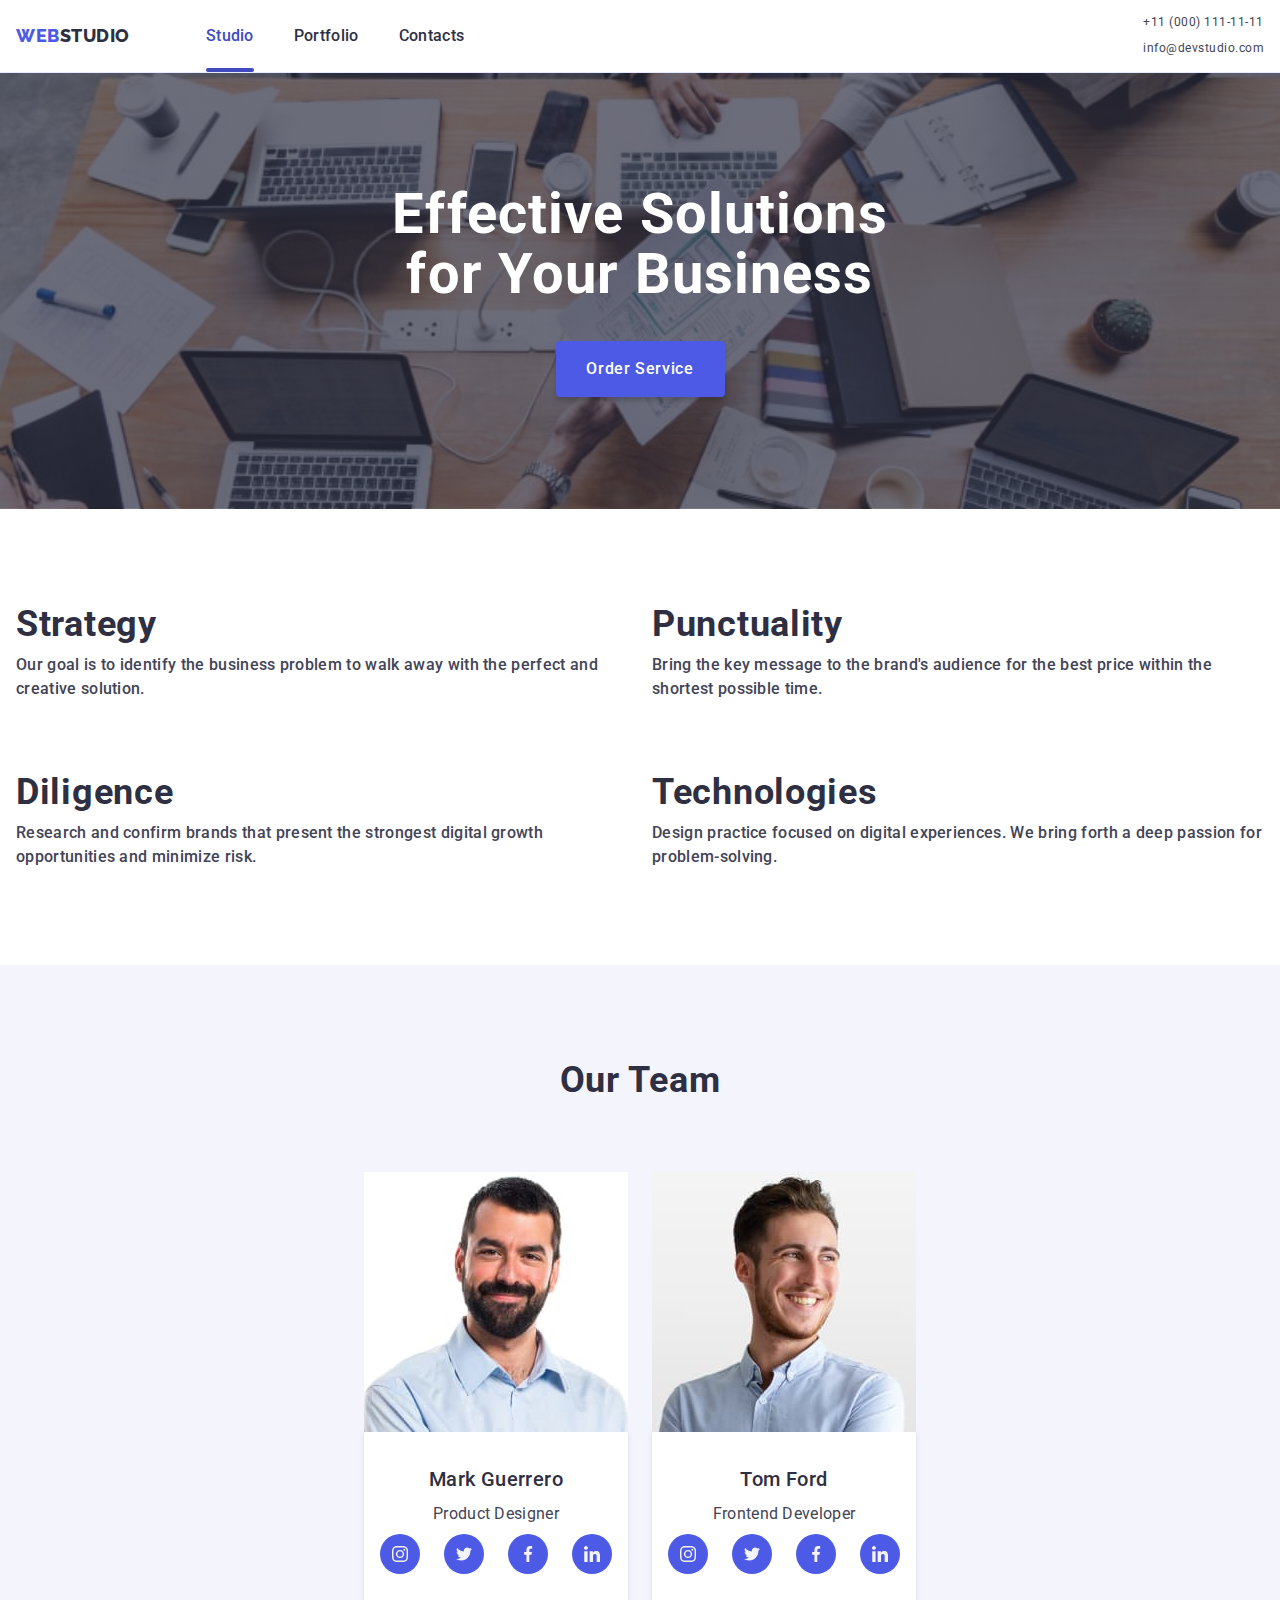
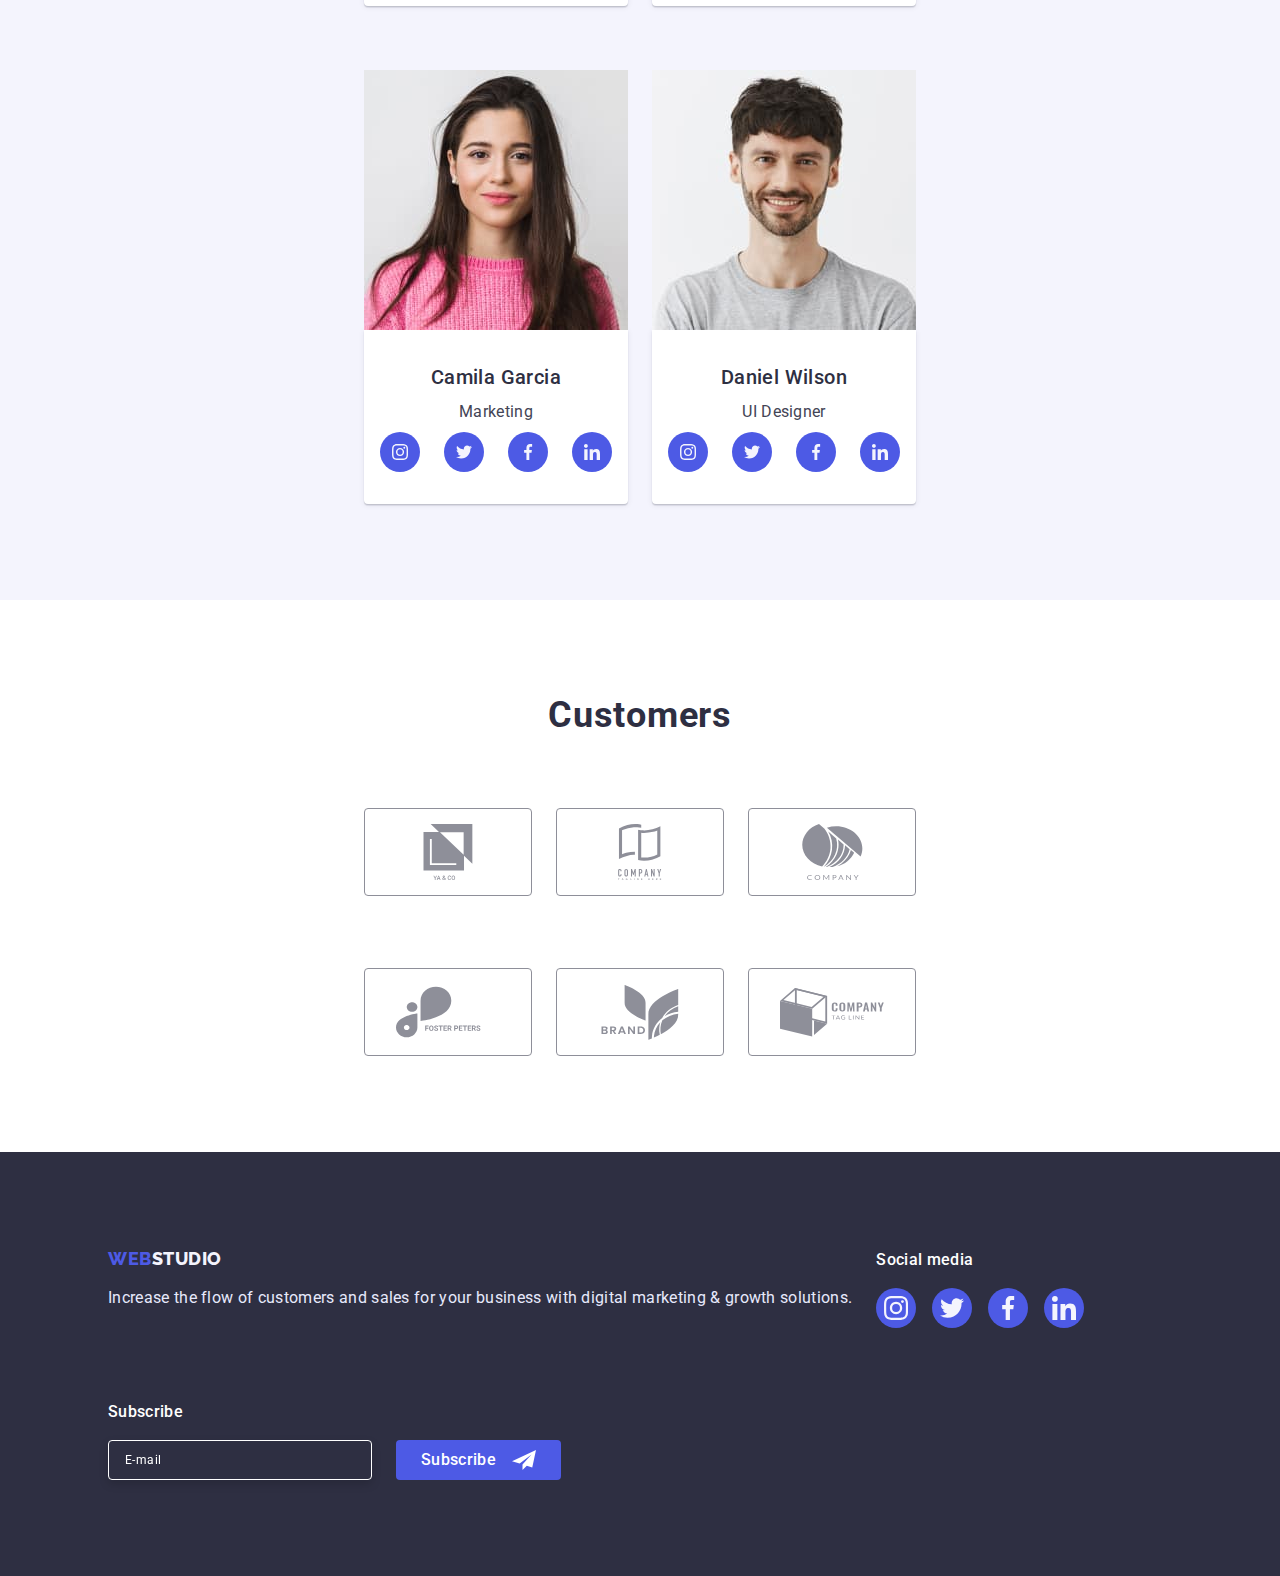
<file: index.html>
<!DOCTYPE html>
<html lang="en">

<head>
  <meta charset="UTF-8" />
  <meta http-equiv="X-UA-Compatible" content="IE=edge" />
  <meta name="viewport" content="width=device-width, initial-scale=1.0" />
  <link rel="preconnect" href="https://fonts.googleapis.com">
  <link rel="preconnect" href="https://fonts.gstatic.com" crossorigin>
  <link href="https://fonts.googleapis.com/css2?family=Raleway:wght@800&family=Roboto:wght@400;500;700;900&display=swap"
    rel="stylesheet">
  <title>WebStudio</title>
  <link rel="stylesheet" href="https://cdnjs.cloudflare.com/ajax/libs/modern-normalize/1.1.0/modern-normalize.min.css">
  <link rel="stylesheet" href="./css/styles.css">
</head>

<body>
  <header>
    <div class="header-nav container">
      <a class="logo link" href="./index.html">Web<span class="word-color">Studio</span></a>
      <div data-menu class="mob-menu-wrap js-menu-container">
        <nav>
          <ul class="site-nav list">
            <li class="current-page"><a class="nav-item link" href="./index.html">Studio</a></li>
            <li><a class="nav-item link" href="./portfolio.html">Portfolio</a></li>
            <li><a class="nav-item link" href="">Contacts</a></li>
          </ul>
        </nav>
        <address class="contacts">
          <ul class="contacts-nav list">
            <li><a class="contacts-item email-mob link" href="mailto:info@devstudio.com">info@devstudio.com</a></li>
            <li><a class="contacts-item tel-mob link" href="tel:+110001111111">+11 (000) 111-11-11</a></li>
          </ul>
        </address>
        <ul class="soc-media-list">
          <li class="soc-media-item">
            <a class="soc-media-link" href="">
              <svg class="soc-media-icon">
                <use href="./images/sprite.svg#instagram"></use>
              </svg>
            </a>
          </li>
          <li class="soc-media-item">
            <a class="soc-media-link" href="">
              <svg class="soc-media-icon">
                <use href="./images/sprite.svg#twitter"></use>
              </svg>
            </a>
          </li>
          <li class="soc-media-item">
            <a class="soc-media-link" href="">
              <svg class="soc-media-icon">
                <use href="./images/sprite.svg#facebook"></use>
              </svg>
            </a>
          </li>
          <li class="soc-media-item">
            <a class="soc-media-link" href="">
              <svg class="soc-media-icon">
                <use href="./images/sprite.svg#linkedin"></use>
              </svg>
            </a>
          </li>
        </ul>
      </div>
      <button data-menu-open class="menu-btn js-open-menu" type="button">
        <svg width="32" height="22">
          <use href="./images/sprite.svg#burger"></use>
        </svg>
      </button>
      <button data-menu-close class="close-button js-close-menu" type="button">
        <svg class="close-icon" width="8" height="8">
          <use href="./images/sprite.svg#close"></use>
        </svg>
      </button>
    </div>
  </header>
  <main>
    <!-- Hero -->
    <section class="hero">
      <div class="container">
        <h1 class="hero-title">Effective Solutions for Your Business</h1>
        <button data-modal-open class="btn" type="button">Order Service</button>
      </div>
    </section>
    <!-- principles -->
    <section class="principles-section section">
      <div class="container">
        <h2 class="section-header" hidden>Our principles</h2>
        <ul class="principles list">
          <li class="principles-item">
            <div>
              <svg class="principles-icon">
                <use href="./images/sprite.svg#antenna"></use>
              </svg>
            </div>
            <h3 class="content-header">Strategy</h3>
            <p class="content-text">
              Our goal is to identify the business
              problem to walk away with the perfect and creative solution.
            </p>
          </li>
          <li class="principles-item">
            <div>
              <svg class="principles-icon">
                <use href="./images/sprite.svg#clock"></use>
              </svg>
            </div>
            <h3 class="content-header">Punctuality</h3>
            <p class="content-text">
              Bring the key message to the brand's audience for the best price
              within the shortest possible time.
            </p>
          </li>
          <li class="principles-item">
            <div>
              <svg class="principles-icon">
                <use href="./images/sprite.svg#notebook"></use>
              </svg>
            </div>
            <h3 class="content-header">Diligence</h3>
            <p class="content-text">
              Research and confirm brands that present the strongest digital
              growth opportunities and minimize risk.
            </p>
          </li>
          <li class="principles-item">
            <div>
              <svg class="principles-icon">
                <use href="./images/sprite.svg#astronaut"></use>
              </svg>
            </div>
            <h3 class="content-header">Technologies</h3>
            <p class="content-text">
              Design practice focused on digital experiences. We bring forth a
              deep passion for problem-solving.
            </p>
          </li>
        </ul>
      </div>
    </section>
    <!-- what are we doing -->
    <section class="section products">
      <div class="container">
        <h2 class="section-header services-header">What are we doing</h2>
        <ul class="services-list list">
          <li class="service-image">
            <img src="./images/service_1.jpg" alt="service 1" width="360" />
          </li>
          <li class="service-image">
            <img src="./images/service_2.jpg" alt="service 2" width="360" />
          </li>
          <li class="service-image">
            <img src="./images/service_3.jpg" alt="service 3" width="360" />
          </li>
        </ul>
      </div>
    </section>
    <!-- Team -->
    <section class="team section">
      <div class="container">
        <h2 class="section-header team-header">Our Team</h2>
        <ul class="team-list list">
          <li class="team-img">
            <img srcset="./images/team_1-2x.jpg 2x" src="./images/team_1.jpg" alt="Team member 1" width="264" />
            <div class="team-card-content">
              <h3 class="content-header team-name">Mark Guerrero</h3>
              <p class="content-text">Product Designer</p>
              <ul class="team-links-list">
                <li class="link-item">
                  <a class="member-link" href="">
                    <svg class="link-icon">
                      <use href="./images/sprite.svg#instagram"></use>
                    </svg>
                  </a>
                </li>
                <li class="link-item">
                  <a class="member-link" href="">
                    <svg class="link-icon">
                      <use href="./images/sprite.svg#twitter"></use>
                    </svg>
                  </a>
                </li>
                <li class="link-item">
                  <a class="member-link" href="">
                    <svg class="link-icon">
                      <use href="./images/sprite.svg#facebook"></use>
                    </svg>
                  </a>
                </li>
                <li class="link-item">
                  <a class="member-link" href="">
                    <svg class="link-icon">
                      <use href="./images/sprite.svg#linkedin"></use>
                    </svg>
                  </a>
                </li>
              </ul>
            </div>
          </li>
          <li class="team-img">
            <img srcset="./images/team_2-2x.jpg 2x" src="./images/team_2.jpg" alt="Team member 2" width="264" />
            <div class="team-card-content">
              <h3 class="content-header team-name">Tom Ford</h3>
              <p class="content-text">Frontend Developer</p>
              <ul class="team-links-list">
                <li class="link-item">
                  <a class="member-link" href="">
                    <svg class="link-icon">
                      <use href="./images/sprite.svg#instagram"></use>
                    </svg>
                  </a>
                </li>
                <li class="link-item">
                  <a class="member-link" href="">
                    <svg class="link-icon">
                      <use href="./images/sprite.svg#twitter"></use>
                    </svg>
                  </a>
                </li>
                <li class="link-item">
                  <a class="member-link" href="">
                    <svg class="link-icon">
                      <use href="./images/sprite.svg#facebook"></use>
                    </svg>
                  </a>
                </li>
                <li class="link-item">
                  <a class="member-link" href="">
                    <svg class="link-icon">
                      <use href="./images/sprite.svg#linkedin"></use>
                    </svg>
                  </a>
                </li>
              </ul>
            </div>
          </li>
          <li class="team-img">
            <img srcset="./images/team_3-2x.jpg 2x" src="./images/team_3.jpg" alt="Team member 3" width="264" />
            <div class="team-card-content">
              <h3 class="content-header team-name">Camila Garcia</h3>
              <p class="content-text">Marketing</p>
              <ul class="team-links-list">
                <li class="link-item">
                  <a class="member-link" href="">
                    <svg class="link-icon">
                      <use href="./images/sprite.svg#instagram"></use>
                    </svg>
                  </a>
                </li>
                <li class="link-item">
                  <a class="member-link" href="">
                    <svg class="link-icon">
                      <use href="./images/sprite.svg#twitter"></use>
                    </svg>
                  </a>
                </li>
                <li class="link-item">
                  <a class="member-link" href="">
                    <svg class="link-icon">
                      <use href="./images/sprite.svg#facebook"></use>
                    </svg>
                  </a>
                </li>
                <li class="link-item">
                  <a class="member-link" href="">
                    <svg class="link-icon">
                      <use href="./images/sprite.svg#linkedin"></use>
                    </svg>
                  </a>
                </li>
              </ul>
            </div>
          </li>
          <li class="team-img">
            <img srcset="./images/team_4-2x.jpg 2x" src="./images/team_4.jpg" alt="Team member 4" width="264" />
            <div class="team-card-content">
              <h3 class="content-header team-name">Daniel Wilson</h3>
              <p class="content-text">UI Designer</p>
              <ul class="team-links-list">
                <li class="link-item">
                  <a class="member-link" href="">
                    <svg class="link-icon">
                      <use href="./images/sprite.svg#instagram"></use>
                    </svg>
                  </a>
                </li>
                <li class="link-item">
                  <a class="member-link" href="">
                    <svg class="link-icon">
                      <use href="./images/sprite.svg#twitter"></use>
                    </svg>
                  </a>
                </li>
                <li class="link-item">
                  <a class="member-link" href="">
                    <svg class="link-icon">
                      <use href="./images/sprite.svg#facebook"></use>
                    </svg>
                  </a>
                </li>
                <li class="link-item">
                  <a class="member-link" href="">
                    <svg class="link-icon">
                      <use href="./images/sprite.svg#linkedin"></use>
                    </svg>
                  </a>
                </li>
              </ul>
            </div>
          </li>
        </ul>
      </div>
    </section>
    <!-- Customers -->
    <section class="section">
      <div class="container">
        <h2 class="section-header">Customers</h2>
        <ul class="customers-list">
          <li class="customers-item">
            <a class="customers-link" href="">
              <svg class="customers-icon">
                <use href="./images/sprite.svg#company-1"></use>
              </svg>
            </a>
          </li>
          <li class="customers-item">
            <a class="customers-link" href="">
              <svg class="customers-icon">
                <use href="./images/sprite.svg#company-2"></use>
              </svg>
            </a>
          </li>
          <li class="customers-item">
            <a class="customers-link" href="">
              <svg class="customers-icon">
                <use href="./images/sprite.svg#company-3"></use>
              </svg>
            </a>
          </li>
          <li class="customers-item">
            <a class="customers-link" href="">
              <svg class="customers-icon">
                <use href="./images/sprite.svg#company-4"></use>
              </svg>
            </a>
          </li>
          <li class="customers-item">
            <a class="customers-link" href="">
              <svg class="customers-icon">
                <use href="./images/sprite.svg#company-5"></use>
              </svg>
            </a>
          </li>
          <li class="customers-item">
            <a class="customers-link" href="">
              <svg class="customers-icon">
                <use href="./images/sprite.svg#company-6"></use>
              </svg>
            </a>
          </li>
        </ul>
      </div>
    </section>
    <!-- Modal window -->
    <div data-modal class="backdrop is-hidden">
      <div class="modal">
        <button data-modal-close class="close-button" type="button">
          <svg class="close-icon" width="8" height="8">
            <use href="./images/sprite.svg#close"></use>
          </svg>
        </button>
        <p class="subscribe-label">Leave your contacts and we will call you back</p>
        <form class="modal-form" autocomplete="on">
          <label class="modal-form-label modal-form-text" for="name">
            <span>Name</span>
            <div class="input-wrap">
              <input class="modal-form-input" type="text" name="name" id="name">
              <svg class="modal-form-icon" width="18" height="24">
                <use href="./images/sprite.svg#person"></use>
              </svg>
            </div>
          </label>
          <label class="modal-form-label modal-form-text" for="phone">
            <span>Phone</span>
            <div class="input-wrap">
              <input class="modal-form-input" type="tel" name="phone" id="phone">
              <svg class="modal-form-icon" width="18" height="24">
                <use href="./images/sprite.svg#phone"></use>
              </svg>
            </div>
          </label>
          <label class="modal-form-label modal-form-text" for="email">
            <span>Email</span>
            <div class="input-wrap">
              <input class="modal-form-input" type="email" name="email" id="email">
              <svg class="modal-form-icon" width="18" height="24">
                <use href="./images/sprite.svg#email"></use>
              </svg>
            </div>
          </label>
          <label class="modal-form-label modal-form-text" for="comment">
            <span>Comment</span>
            <textarea class="modal-form-input comment-area" name="comment" id="comment"
              placeholder="Text input"></textarea>
          </label>
          <label class="checkbox-label">
            <input class="checkbox" type="checkbox" name="accept" value="accept">
            <span class="checkbox-icon">
              <svg width="16" height="16">
                <use href="./images/sprite.svg#checked"></use>
              </svg></span>
            <p>I accept the terms and conditions of the <a href="">Privacy Policy</a></p>
          </label>
          <button class="btn" type="submit">Send</button>
        </form>

      </div>
    </div>
  </main>
  <footer class="site-bottom">
    <div class="container footer-box">
      <div class="footer-tablet-placement-wrap">
        <div class="bottom-content">
          <a class="logo link" href="./index.html">Web<span class="studio-color">Studio</span></a>
          <p class="bottom-text">
            Increase the flow of customers and sales for your business with digital
            marketing & growth solutions.
          </p>
        </div>
        <div class="social-media-box">
          <p class="social-media-text">Social media</p>
          <ul class="soc-media-list">
            <li class="soc-media-item">
              <a class="soc-media-link" href="">
                <svg class="soc-media-icon">
                  <use href="./images/sprite.svg#instagram"></use>
                </svg>
              </a>
            </li>
            <li class="soc-media-item">
              <a class="soc-media-link" href="">
                <svg class="soc-media-icon">
                  <use href="./images/sprite.svg#twitter"></use>
                </svg>
              </a>
            </li>
            <li class="soc-media-item">
              <a class="soc-media-link" href="">
                <svg class="soc-media-icon">
                  <use href="./images/sprite.svg#facebook"></use>
                </svg>
              </a>
            </li>
            <li class="soc-media-item">
              <a class="soc-media-link" href="">
                <svg class="soc-media-icon">
                  <use href="./images/sprite.svg#linkedin"></use>
                </svg>
              </a>
            </li>
          </ul>
        </div>
      </div>
      <form class="subscribe-form" autocomplete="on">
        <p class="subscribe-label">Subscribe</p>
        <div class="subscribe-box">
          <label class="subscribe-label" hidden>Subscribe</label>
          <input class="email-field" type="email" name="email" placeholder="E-mail">
          <button class="subscribe-label subscribe-btn" type="submit">
            <span>Subscribe</span>
            <svg width="24" height="24">
              <use href="./images/sprite.svg#telegram-icon"></use>
            </svg>
          </button>
        </div>
    </div>
    </form>
    </div>
  </footer>
  <script src="./js/script.js"></script>
  <script src="./js/mobile-menu.js"></script>
</body>

</html>
</file>
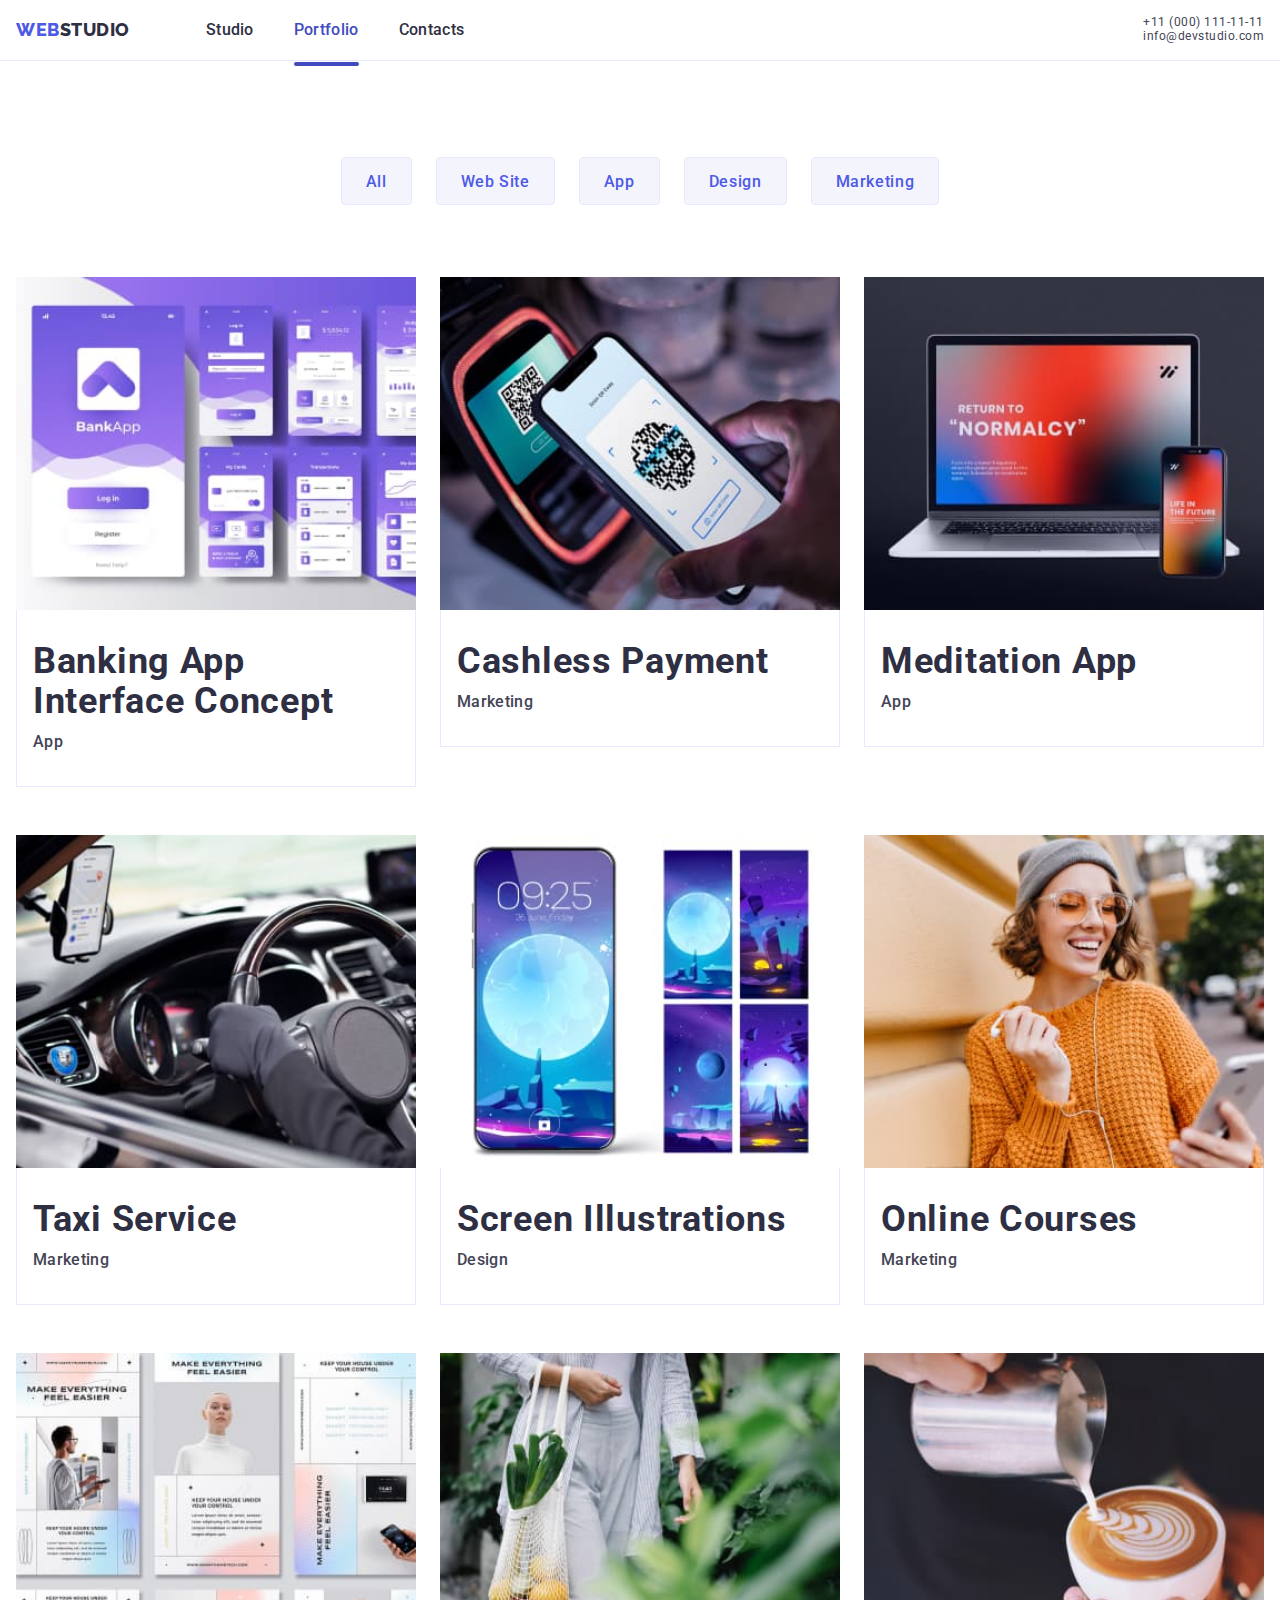
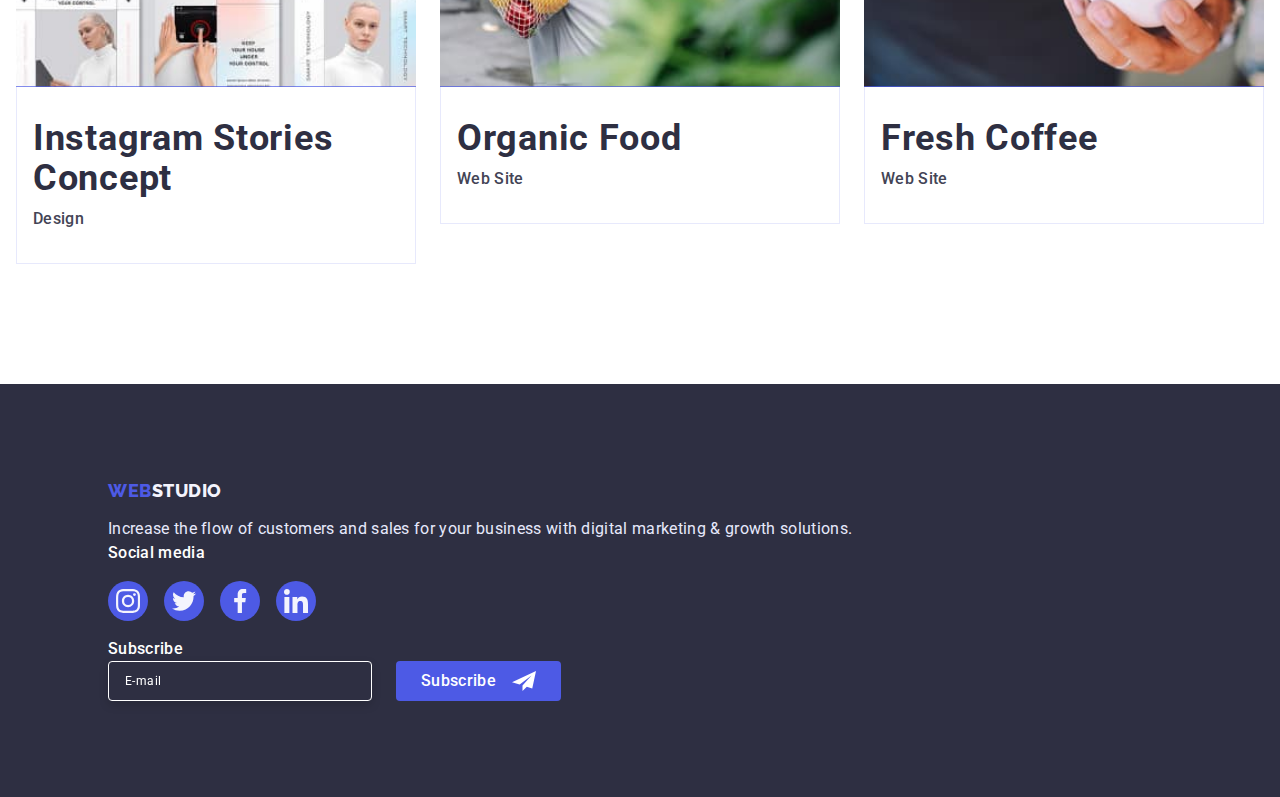
<file: portfolio.html>
<!DOCTYPE html>
<html lang="en">

<head>
    <meta charset="UTF-8">
    <meta http-equiv="X-UA-Compatible" content="IE=edge">
    <meta name="viewport" content="width=device-width, initial-scale=1.0">
    <link rel="preconnect" href="https://fonts.googleapis.com">
    <link rel="preconnect" href="https://fonts.gstatic.com" crossorigin>
    <link
        href="https://fonts.googleapis.com/css2?family=Raleway:wght@800&family=Roboto:wght@400;500;700;900&display=swap"
        rel="stylesheet">
    <title>Portfolio</title>
    <link rel="stylesheet"
        href="https://cdnjs.cloudflare.com/ajax/libs/modern-normalize/1.1.0/modern-normalize.min.css">
    <link rel="stylesheet" href="./css/styles.css">
</head>

<body>
    <header>
        <div class="header-nav container">
            <a class="logo link" href="./index.html">Web<span class="word-color">Studio</span></a>
            <nav>
                <ul class="site-nav list">
                    <li><a class="nav-item link" href="./index.html">Studio</a></li>
                    <li class="current-page"><a class="nav-item link" href="./portfolio.html">Portfolio</a></li>
                    <li><a class="nav-item link" href="">Contacts</a></li>
                </ul>
            </nav>
            <address class="contacts">
                <ul class="contacts-nav list">
                    <li><a class="contacts-item link" href="mailto:info@devstudio.com">info@devstudio.com</a></li>
                    <li><a class="contacts-item link" href="tel:+110001111111">+11 (000) 111-11-11</a></li>
                </ul>
            </address>
        </div>
    </header>
    <main>
        <section class="portfolio">
            <div class="container">
                <h1 hidden>Portfolio</h1>
                <ul class="buttons-list list">
                    <li><button class="filtering" type="button">All</button></li>
                    <li><button class="filtering" type="button">Web Site</button></li>
                    <li><button class="filtering" type="button">App</button></li>
                    <li><button class="filtering" type="button">Design</button></li>
                    <li><button class="filtering" type="button">Marketing</button></li>
                </ul>
                <ul class="examples list">
                    <li>
                        <a class="card-link link" href="">
                            <div class="overlay-wrap">
                                <img src="./images/portfolio-1.jpg" alt="Banking App Interface" width="360">
                                <div class="overlay">
                                    <p class="content-text overlay-text">14 Stylish and User-Friendly App Design Concepts · Task Manager App · Calorie
                                        Tracker App · Exotic Fruit Ecommerce App · Cloud Storage App
                                    </p>
                                </div>
                            </div>
                            <div class="examples-content">
                                <h2 class="content-header">Banking App Interface Concept</h2>
                                <p class="content-text">App</p>
                            </div>
                        </a>
                    </li>
                    <li>
                        <a class="card-link link" href="">
                            <div class="overlay-wrap">
                                <img src="./images/portfolio-2.jpg" alt="Banking App Interface" width="360">
                                <div class="overlay">
                                    <p class="content-text overlay-text">14 Stylish and User-Friendly App Design Concepts · Task Manager App · Calorie
                                        Tracker App · Exotic Fruit Ecommerce App · Cloud Storage App
                                    </p>
                                </div>
                            </div>                            <div class="examples-content">
                                <h2 class="content-header">Cashless Payment</h2>
                                <p class="content-text">Marketing</p>
                            </div>
                        </a>
                    </li>
                    <li>
                        <a class="card-link link" href="">
                            <div class="overlay-wrap">
                                <img src="./images/portfolio-3.jpg" alt="Banking App Interface" width="360">
                                <div class="overlay">
                                    <p class="content-text overlay-text">14 Stylish and User-Friendly App Design Concepts · Task Manager App · Calorie
                                        Tracker App · Exotic Fruit Ecommerce App · Cloud Storage App
                                    </p>
                                </div>
                            </div>                            <div class="examples-content">
                                <h2 class="content-header">Meditation App</h2>
                                <p class="content-text">App</p>
                            </div>
                        </a>
                    </li>
                    <li>
                        <a class="card-link link" href="">
                            <div class="overlay-wrap">
                                <img src="./images/portfolio-4.jpg" alt="Banking App Interface" width="360">
                                <div class="overlay">
                                    <p class="content-text overlay-text">14 Stylish and User-Friendly App Design Concepts · Task Manager App · Calorie
                                        Tracker App · Exotic Fruit Ecommerce App · Cloud Storage App
                                    </p>
                                </div>
                            </div>                            <div class="examples-content">
                                <h2 class="content-header">Taxi Service</h2>
                                <p class="content-text">Marketing</p>
                            </div>
                        </a>
                    </li>
                    <li>
                        <a class="card-link link" href="">
                            <div class="overlay-wrap">
                                <img src="./images/portfolio-5.jpg" alt="Banking App Interface" width="360">
                                <div class="overlay">
                                    <p class="content-text overlay-text">14 Stylish and User-Friendly App Design Concepts · Task Manager App · Calorie
                                        Tracker App · Exotic Fruit Ecommerce App · Cloud Storage App
                                    </p>
                                </div>
                            </div>                            <div class="examples-content">
                                <h2 class="content-header">Screen Illustrations</h2>
                                <p class="content-text">Design</p>
                            </div>
                        </a>
                    </li>
                    <li>
                        <a class="card-link link" href="">
                            <div class="overlay-wrap">
                                <img src="./images/portfolio-6.jpg" alt="Banking App Interface" width="360">
                                <div class="overlay">
                                    <p class="content-text overlay-text">14 Stylish and User-Friendly App Design Concepts · Task Manager App · Calorie
                                        Tracker App · Exotic Fruit Ecommerce App · Cloud Storage App
                                    </p>
                                </div>
                            </div>                            <div class="examples-content">
                                <h2 class="content-header">Online Courses</h2>
                                <p class="content-text">Marketing</p>
                            </div>
                        </a>
                    </li>
                    <li>
                        <a class="card-link link" href="">
                            <div class="overlay-wrap">
                                <img src="./images/portfolio-7.jpg" alt="Banking App Interface" width="360">
                                <div class="overlay">
                                    <p class="content-text overlay-text">14 Stylish and User-Friendly App Design Concepts · Task Manager App · Calorie
                                        Tracker App · Exotic Fruit Ecommerce App · Cloud Storage App
                                    </p>
                                </div>
                            </div>                            <div class="examples-content">
                                <h2 class="content-header">Instagram Stories Concept</h2>
                                <p class="content-text">Design</p>
                            </div>
                        </a>
                    </li>
                    <li>
                        <a class="card-link link" href="">
                            <div class="overlay-wrap">
                                <img src="./images/portfolio-8.jpg" alt="Banking App Interface" width="360">
                                <div class="overlay">
                                    <p class="content-text overlay-text">14 Stylish and User-Friendly App Design Concepts · Task Manager App · Calorie
                                        Tracker App · Exotic Fruit Ecommerce App · Cloud Storage App
                                    </p>
                                </div>
                            </div>                            <div class="examples-content">
                                <h2 class="content-header">Organic Food</h2>
                                <p class="content-text">Web Site</p>
                            </div>
                        </a>
                    </li>
                    <li>
                        <a class="card-link link" href="">
                            <div class="overlay-wrap">
                                <img src="./images/portfolio-9.jpg" alt="Banking App Interface" width="360">
                                <div class="overlay">
                                    <p class="content-text overlay-text">14 Stylish and User-Friendly App Design Concepts · Task Manager App · Calorie
                                        Tracker App · Exotic Fruit Ecommerce App · Cloud Storage App
                                    </p>
                                </div>
                            </div>                            <div class="examples-content">
                                <h2 class="content-header">Fresh Coffee</h2>
                                <p class="content-text">Web Site</p>
                            </div>
                        </a>
                    </li>
                </ul>
            </div>
        </section>
    </main>
    <footer class="site-bottom">
        <div class="container footer-box">
            <div class="bottom-content">
                <a class="logo link" href="./index.html">Web<span class="studio-color">Studio</span></a>
                <p class="bottom-text">
                    Increase the flow of customers and sales for your business with digital
                    marketing & growth solutions.
                </p>
            </div>
            <div class="social-media-box">
                <h2 class="social-media-text">Social media</h2>
                <ul class="soc-media-list">
                    <li class="soc-media-item">
                        <a class="soc-media-link" href="">
                            <svg class="soc-media-icon">
                                <use href="./images/sprite.svg#instagram"></use>
                            </svg>
                        </a>
                    </li>
                    <li class="soc-media-item">
                        <a class="soc-media-link" href="">
                            <svg class="soc-media-icon">
                                <use href="./images/sprite.svg#twitter"></use>
                            </svg>
                        </a>
                    </li>
                    <li class="soc-media-item">
                        <a class="soc-media-link" href="">
                            <svg class="soc-media-icon">
                                <use href="./images/sprite.svg#facebook"></use>
                            </svg>
                        </a>
                    </li>
                    <li class="soc-media-item">
                        <a class="soc-media-link" href="">
                            <svg class="soc-media-icon">
                                <use href="./images/sprite.svg#linkedin"></use>
                            </svg>
                        </a>
                    </li>
                </ul>
            </div>
            <form class="subscribe-form" autocomplete="on">
                <div class="subscribe-box">
                  <label class="subscribe-label">
                    Subscribe
                    <input class="email-field" type="email" name="email" placeholder="E-mail">
                  </label>
                  <button class="subscribe-label subscribe-btn" type="submit">
                    Subscribe
                    <svg width="24" height="24">
                      <use href="./images/sprite.svg#telegram-icon"></use>
                    </svg>
                  </button>
                </div>
              </form>        
        </div>
    </footer>
</body>

</html>
</file>
<file: css/styles.css>
/* Global */

body {
  font-family: "Roboto", sans-serif;
  background-color: var(--main-white-color);
  color: var(--p-text);
}

body a {
  text-decoration: none;
}

body li {
  list-style: none;
}

img {
  width: 100%;
  height: auto;
}

:root {
  --main-color-text: #2e2f42;
  --p-text: #434455;
  --hover-color: #404bbf;
  --main-white-color: #ffffff;
  --main-blue-color: #4d5ae5;
  --main-fill-color: #f4f4fd;
  --hover-transition: 250ms cubic-bezier(0.4, 0, 0.2, 1);
}

h1,
h2,
h3,
h4,
h5,
h6,
p,
ul {
  margin: 0;
  padding: 0;
}

/* utilites */

.link {
  text-decoration: none;
}

.list {
  list-style: none;
}

.container {
  padding-left: 16px;
  padding-right: 16px;
  margin-left: auto;
  margin-right: auto;
}

.section {
  padding: 96px 0;
}

@media screen and (max-width: 767px) {
  .container {
    max-width: 735px;
  }
}

@media screen and (min-width: 768px) and (max-width: 1439px) {
  .container {
    max-width: 1407px;
  }
}

@media screen and (min-width: 1440px) {
  .container {
    width: 1158px;
    padding-left: 15px;
    padding-right: 15px;
  }
  .section {
    padding: 120px 0;
  }
}

/* header */

header {
  position: relative;
  border-bottom: 1px solid #e7e9fc;
}

.header-nav {
  display: flex;
  justify-content: flex-start;
  align-items: center;
  padding-top: 24px;
  padding-bottom: 24px;
}

.menu-btn {
  position: absolute;
  top: 50%;
  right: 16px;
  display: block;
  border: none;
  padding: 0;
  transform: translateY(-50%);
  background-color: transparent;
  cursor: pointer;
}

.menu-btn svg {
  stroke: var(--main-color-text);
}

.logo {
  margin-right: 76px;
  font-family: "Raleway", sans-serif;
  font-style: normal;
  font-weight: 800;
  font-size: 18px;
  line-height: 1.17;
  letter-spacing: 0.03em;
  text-transform: uppercase;
  color: var(--main-blue-color);
}

.word-color {
  color: var(--main-color-text);
}

.site-nav {
  display: flex;
  flex-direction: column;
  justify-content: space-between;
  align-items: start;
  gap: 40px;
}

.nav-item {
  font-weight: 700;
  font-size: 36px;
  line-height: 1.11;
  letter-spacing: 0.02em;
  color: var(--main-color-text);
  transition: color var(--hover-transition);
}

.current-page .nav-item {
  color: var(--hover-color);
}

.contacts {
  font-style: normal;

  margin-top: auto;
}

.contacts-nav {
  display: flex;
  flex-direction: column-reverse;
  justify-content: space-between;
}

.list .contacts-item {
  display: block;

  font-weight: 400;
  letter-spacing: 0.02em;
  color: var(--p-text);
  transition: color var(--hover-transition);
}

.mob-menu-wrap .soc-media-list {
  margin-top: 48px;
  justify-content: space-between;
  width: 328px;
}

.list .nav-item:hover,
.list .nav-item:focus {
  color: var(--hover-color);
}

.list .contacts-item:hover,
.list .contacts-item:focus {
  color: var(--hover-color);
}

@media screen and (max-width: 767px) {
  .mob-menu-wrap {
    position: fixed;
    top: 0;
    left: 0;
    width: 100%;
    height: 100vh;
    display: flex;
    flex-direction: column;
    justify-content: start;
    padding: 80px 35px 40px 40px;
    background-color: var(--main-white-color);
    z-index: 1;
  }

  .mob-menu-wrap ~ .close-button {
    position: fixed;
    background-color: var(--main-white-color);
    z-index: 1;
  }

  .js-menu-container {
    /* visibility: hidden; */
    opacity: 0;
    pointer-events: none;
    transform: translateY(-100%);
    transition: opacity var(--hover-transition),
      transform var(--hover-transition);
  }

  .js-open-menu svg {
    transform: scale(100%);
    transition: transform var(--hover-transition);
  }

  .js-open-menu:active svg {
    transform: scale(110%);
  }

  .js-menu-container.is-open {
    visibility: visible;
    opacity: 1;
    pointer-events: all;
    transform: translateY(0);
  }

  .js-menu-container.is-open + .menu-btn {
    /* display: none; */
    visibility: hidden;
  }

  .js-menu-container ~ .close-button {
    display: none;
  }

  .js-menu-container.is-open ~ .close-button {
    display: block;
  }

  .contacts-nav {
    gap: 40px;
  }

  .list .email-mob {
    font-weight: 500;
    font-size: 20px;
    line-height: 1.2;
  }

  .list .tel-mob {
    font-weight: 700;
    font-size: 36px;
    line-height: 40px;
    color: var(--main-blue-color);
  }
}

@media screen and (min-width: 768px) {
  .mob-menu-wrap {
    display: flex;
    justify-content: center;
    align-items: center;
    flex-grow: 1;
  }

  .site-nav {
    flex-direction: row;
  }

  .menu-btn {
    display: none;
  }

  .close-button.js-close-menu {
    display: none;
  }

  .nav-item {
    font-weight: 500;
    font-size: 16px;
    line-height: 1.5;
  }

  .contacts {
    margin-left: auto;
  }

  .current-page {
    position: relative;
  }

  .current-page::after {
    position: absolute;
    content: "";
    left: 0;
    bottom: 0;
    transform: translateY(24px);
    display: block;
    width: 100%;
    height: 4px;

    border-radius: 2px;
    background-color: var(--hover-color);
  }

  .mob-menu-wrap .soc-media-list {
    display: none;
  }
}

@media screen and (min-width: 768px) and (max-width: 1439px) {
  .header-nav {
    padding-top: 16px;
    padding-bottom: 16px;
  }

  .contacts-item.tel-mob {
    margin-bottom: 12px;
  }

  .list .contacts-item {
    font-size: 12px;
    line-height: 1.16;
    letter-spacing: 0.04em;
  }
}

@media screen and (min-width: 1440px) {
  .contacts-nav {
    display: flex;
    flex-direction: row;
    justify-content: space-between;
    gap: 40px;
  }

  .list .contacts-item {
    font-size: 16px;
    line-height: 1.5;
  }

  .header-nav {
    padding-top: 24px;
    padding-bottom: 24px;
  }
}

/* index.html */

.section-header {
  font-weight: 700;
  font-size: 36px;
  line-height: 1.11;
  text-align: center;
  letter-spacing: 0.02em;
  text-transform: capitalize;
  color: var(--main-color-text);
}

/* Hero */

/* .hero-container {
  padding-top: 68px;
  padding-bottom: 68px;
} */

.hero {
  background-color: #2e2f42;
  padding: 112px 0;
  background-image: linear-gradient(
      rgba(46, 47, 66, 0.7),
      rgba(46, 47, 66, 0.7)
    ),
    url(../images/bg-hero-mob-min.jpg);
  background-repeat: no-repeat;
  background-position: center;
  background-size: cover;

  width: 100%;
  margin-left: auto;
  margin-right: auto;
}
@media (min-device-pixel-ratio: 2),
  (min-resolution: 192dpi),
  (min-resolution: 2dppx) {
  .hero {
    background-image: linear-gradient(
        rgba(46, 47, 66, 0.7),
        rgba(46, 47, 66, 0.7)
      ),
      url(../images/bg-hero-mob-2x-min.jpg);
  }
}

.hero-title {
  width: 320px;
  margin-bottom: 72px;
  margin-left: auto;
  margin-right: auto;
  text-align: center;

  font-weight: 700;
  font-size: 36px;
  line-height: 1.11;
  letter-spacing: 0.02em;
  color: var(--main-white-color);
}

@media screen and (min-width: 768px) {
  .hero {
    background-image: linear-gradient(
        rgba(46, 47, 66, 0.7),
        rgba(46, 47, 66, 0.7)
      ),
      url(../images/bg-hero-tab-min.jpg);
  }

  @media (min-device-pixel-ratio: 2),
    (min-resolution: 192dpi),
    (min-resolution: 2dppx) {
    .hero {
      background-image: linear-gradient(
          rgba(46, 47, 66, 0.7),
          rgba(46, 47, 66, 0.7)
        ),
        url(../images/bg-hero-tab-2x-min.jpg);
    }
  }
  .hero-title {
    width: 496px;
    margin-bottom: 36px;
    font-size: 56px;
    line-height: 1.07;
  }
}

@media screen and (min-width: 1440px) {
  .hero {
    padding: 188px 0;
    width: 1440px;
    background-image: linear-gradient(
        rgba(46, 47, 66, 0.7),
        rgba(46, 47, 66, 0.7)
      ),
      url(../images/bg-hero.jpg);
  }

  @media (min-device-pixel-ratio: 2),
    (min-resolution: 192dpi),
    (min-resolution: 2dppx) {
    .hero {
      background-image: linear-gradient(
          rgba(46, 47, 66, 0.7),
          rgba(46, 47, 66, 0.7)
        ),
        url(../images/bg-hero-2x-min.jpg);
      background-size: contain;
    }
  }
  .hero-title {
    margin-bottom: 48px;
  }
}

.btn {
  font-family: "Roboto", sans-serif;
  font-weight: 500;
  font-size: 16px;
  line-height: 1.5;
  letter-spacing: 0.04em;

  display: block;
  margin: 0 auto;
  padding: 0;
  width: 169px;
  height: 56px;

  color: var(--main-white-color);
  background-color: #4d5ae5;
  box-shadow: 0px 4px 4px rgba(0, 0, 0, 0.15);
  border: 0px;
  border-radius: 4px;
  cursor: pointer;
  transition: background-color var(--hover-transition);
}

.btn:hover,
.btn:focus {
  background-color: var(--hover-color);
}

/* Our principles */

.principles-section {
  padding-bottom: 96px;
}

.principles-item > div {
  display: none;
}

@media screen and (max-width: 1439px) {
  .principles-item:nth-child(-n + 3) {
    margin-bottom: 72px;
  }
}

.content-header {
  text-align: center;
  margin-bottom: 8px;
  font-weight: 700;
  font-size: 36px;
  line-height: 1.11;
  letter-spacing: 0.02em;
  color: var(--main-color-text);
}

.content-text {
  font-weight: 500;
  font-size: 16px;
  line-height: 1.5;
  letter-spacing: 0.02em;
  color: var(--p-text);
}

@media screen and (min-width: 768px) {
  .principles {
    display: flex;
    align-items: center;
    flex-wrap: wrap;
    gap: 0 24px;
  }

  .principles-item {
    flex-basis: calc((100% - 24px) / 2);
  }

  .principles-item:nth-child(3) {
    margin-bottom: 0;
  }

  .content-header {
    text-align: left;
  }
}

@media screen and (min-width: 1440px) {
  .principles-section {
    padding-bottom: 0;
  }

  .principles {
    flex-wrap: nowrap;
  }

  .principles-item {
    flex-basis: calc((100% - 24px * 3) / 4);
  }

  .principles-item > div {
    display: flex;
    justify-content: center;
    align-items: center;
    height: 112px;
    margin-bottom: 8px;

    background-color: var(--main-fill-color);
    border-radius: 4px;
  }

  .principles-icon {
    display: block;
    width: 64px;
    height: 64px;
  }

  .content-header {
    font-weight: 500;
    font-size: 20px;
    line-height: 1.2;
  }

  .content-text {
    font-weight: 400;
  }
}

/* what are we doing */

.products {
  display: none;
}

@media screen and (min-width: 1440px) {
  .products {
    display: block;
  }

  .services-list {
    display: flex;
    justify-content: space-around;
    align-items: center;
    gap: 24px;
  }

  .services-header {
    margin-bottom: 72px;
  }

  .services-list img {
    display: block;
  }

  .service-image {
    flex-basis: calc((100% - 24px * 2) / 3);
  }
}

/* Team */

.team {
  background-color: var(--main-fill-color);
}

.team-header {
  margin-bottom: 72px;
}

.team-list {
  /* width: 264px; */
  margin: 0 auto;
}

.team-img {
  width: 264px;
  margin-left: auto;
  margin-right: auto;
}

.team-name {
  font-weight: 500;
  font-size: 20px;
  line-height: 1.5;
  text-align: center;
}

.team-card-content .content-text {
  font-weight: 400;
}

.team-img:not(:last-child) {
  margin-bottom: 72px;
}

.team-list img {
  display: block;
}

.team-card-content {
  text-align: center;

  background-color: var(--main-white-color);
  box-shadow: 0px 1px 6px rgba(46, 47, 66, 0.08),
    0px 1px 1px rgba(46, 47, 66, 0.16), 0px 2px 1px rgba(46, 47, 66, 0.08);
  border-radius: 0px 0px 4px 4px;

  padding: 32px 0;
}

.team-links-list {
  margin-top: 8px;

  display: flex;
  justify-content: center;
  gap: 24px;
}

.link-icon {
  display: block;
  width: 16px;
  height: 16px;

  fill: var(--main-fill-color);
}

.member-link {
  display: flex;
  align-items: center;
  justify-content: center;
  width: 40px;
  height: 40px;

  background-color: var(--main-blue-color);
  border-radius: 50px;
  transition: background-color var(--hover-transition);
}

.member-link:hover,
.member-link:focus {
  background-color: var(--hover-color);
}

@media screen and (min-width: 768px) {
  .team-list {
    display: flex;
    align-items: center;
    flex-wrap: wrap;
    width: 552px;
    gap: 64px 24px;
  }

  .team-img {
    flex-basis: calc((100% - 24px) / 2);
  }

  .team-img:not(:last-child) {
    margin-bottom: 0;
  }
}

@media screen and (min-width: 1440px) {
  .team-img {
    flex-basis: calc((100% - 24px * 3) / 4);
  }

  .team-list {
    width: 100%;
    flex-wrap: nowrap;
    margin: 0;
    gap: 24px;
  }
}

/* Customers */

.customers-list {
  margin-top: 72px;
  margin-left: auto;
  margin-right: auto;
  width: 396px;
  display: flex;
  justify-content: space-between;
  flex-wrap: wrap;
  gap: 72px 16px;
}

.customers-item {
  flex-basis: calc((100% - 16px) / 2);
}

.customers-link {
  display: flex;
  justify-content: center;
  align-items: center;
  height: 88px;
  border: 1px solid #8e8f99;
  border-radius: 4px;
  transition: border-color var(--hover-transition);
}

.customers-link:hover {
  border-color: #404bbf;
}

.customers-icon {
  display: block;
  width: 104px;
  height: 56px;

  fill: #8e8f99;
  transition: fill var(--hover-transition);
}

.customers-link:hover .customers-icon {
  fill: #404bbf;
}

@media screen and (min-width: 768px) {
  .customers-item {
    flex-basis: calc((100% - 24 * 2px) / 3);
  }

  .customers-list {
    width: 552px;
    gap: 72px 24px;
  }
}

@media screen and (min-width: 1440px) {
  .customers-item {
    flex-basis: calc((100% - 120px) / 6);
  }

  .customers-list {
    flex-wrap: nowrap;
    width: 100%;
  }
}

/* footer */

.studio-color {
  color: var(--main-fill-color);
}

.site-bottom {
  padding-top: 96px;
  padding-bottom: 96px;

  background-color: #2e2f42;
}

.bottom-text {
  font-size: 16px;
  line-height: 1.5;
  letter-spacing: 0.02em;
  color: #e7e9fc;

  margin-top: 16px;
}

.social-media-text {
  margin-bottom: 16px;

  font-weight: 500;
  font-size: 16px;
  line-height: 1.5;
  letter-spacing: 0.02em;
  color: var(--main-white-color);
}

.soc-media-list {
  display: flex;
  gap: 16px;
}

.soc-media-link {
  display: flex;
  justify-content: center;
  align-items: center;
  width: 40px;
  height: 40px;
  border-radius: 50px;

  background-color: var(--main-blue-color);
  transition: background-color var(--hover-transition);
}

.soc-media-link:hover,
.soc-media-link:focus {
  background-color: #31d0aa;
}

.soc-media-icon {
  display: block;
  width: 24px;
  height: 24px;

  fill: var(--main-fill-color);
}

/* Subscribe form */

.subscribe-form {
  margin-left: auto;
}

.subscribe-box {
  margin-top: 16px;
}

.subscribe-label {
  font-weight: 500;
  font-size: 16px;
  line-height: 1.5;
  letter-spacing: 0.02em;
  color: var(--main-white-color);
}

.email-field {
  outline: none;
  display: block;
  width: 264px;
  height: 40px;
  padding: 8px 0 8px 16px;

  background-color: var(--main-color-text);
  border: 1px solid;
  border-color: var(--main-white-color);
  filter: drop-shadow(0px 4px 4px rgba(0, 0, 0, 0.15));
  border-radius: 4px;

  font-weight: 400;
  font-size: 12px;
  line-height: 2;
  letter-spacing: 0.04em;
  color: var(--main-white-color);
}

.email-field::placeholder {
  font-weight: 400;
  font-size: 12px;
  line-height: 2;
  letter-spacing: 0.04em;
  color: var(--main-white-color);
}

.subscribe-btn {
  display: flex;
  justify-content: center;
  align-items: center;
  padding: 8px 24px;
  margin-left: 24px;
  width: 165px;
  height: 40px;

  background-color: #4d5ae5;
  border: 0px;
  border-radius: 4px;
  cursor: pointer;
  transition: background-color var(--hover-transition);
}

.subscribe-btn svg {
  display: block;
  margin-left: 16px;
}

.subscribe-btn:hover,
.subscribe-btn:focus {
  background-color: var(--hover-color);
}

@media screen and (max-width: 767px) {
  .bottom-content,
  .social-media-box {
    margin: 0 auto 72px;
    width: 268px;
  }

  .footer-tablet-placement-wrap {
    text-align: center;
  }

  .bottom-content .logo {
    margin: 0;
  }

  .soc-media-list {
    justify-content: center;
  }

  .bottom-text {
    text-align: left;
  }

  .subscribe-btn {
    margin: 16px auto 0;
  }

  .subscribe-label {
    text-align: center;
  }

  .email-field {
    width: 100%;
    border-color: rgba(255, 255, 255, 0.3);
  }

  .email-field::placeholder {
    color: rgba(255, 255, 255, 0.6);
  }
}

@media screen and (min-width: 768px) {
  .subscribe-box {
    display: flex;
    align-items: end;
  }

  .footer-tablet-placement-wrap {
    display: flex;
    align-items: start;
  }
}

@media screen and (min-width: 768px) and (max-width: 1439px) {
  .footer-box {
    padding-left: 108px;
    padding-right: 164px;
  }

  .footer-tablet-placement-wrap {
    gap: 24px;
    margin-bottom: 72px;
  }
}

@media screen and (min-width: 1440px) {
  .site-bottom {
    padding-top: 100px;
    padding-bottom: 100px;
  }

  .footer-box {
    display: flex;
    justify-content: start;
    align-items: start;
  }

  .bottom-content {
    width: 264px;
    /* margin: 0 120px 0 0; */
    margin-right: 120px;
  }

  .social-media-box {
    margin: 0;
  }
}

/* Modal */

.backdrop {
  position: fixed;
  top: 0;
  left: 0;
  width: 100%;
  height: 100%;
  background-color: rgba(46, 47, 66, 0.4);
  opacity: 1;
  transition: opacity var(--hover-transition),
    visibility var(--hover-transition);
}

.backdrop.is-hidden {
  visibility: hidden;
  opacity: 0;
  pointer-events: none;
}

.backdrop.is-hidden .modal {
  transform: translate(-50%, -50%) scale(0);
}

.modal {
  position: absolute;
  top: 50%;
  left: 50%;
  width: 392px;
  transform: translate(-50%, -50%) scale(1);
  padding: 72px 16px 24px;

  transition: transform var(--hover-transition);
  background-color: #fcfcfc;
}

@media screen and (min-width: 768px) {
  .modal {
    width: 408px;
    padding: 72px 24px 24px;
  }
}

.close-button {
  position: absolute;
  top: 24px;
  right: 24px;
  width: 24px;
  height: 24px;
  display: flex;
  justify-content: center;
  align-items: center;

  cursor: pointer;
  background-color: #e7e9fc;
  border: 1px solid;
  border-color: rgba(0, 0, 0, 0.1);
  border-radius: 50px;
  transition: background-color var(--hover-transition),
    border-color var(--hover-transition);
}

.close-button:hover,
.close-button:focus {
  background-color: var(--hover-color);
  border-color: transparent;
}

.close-icon {
  display: block;
  transition: fill var(--hover-transition);
}

.close-button:hover .close-icon {
  fill: var(--main-white-color);
}

.modal .subscribe-label {
  color: var(--main-color-text);
  text-align: center;
  margin-bottom: 16px;
}

.modal-form-text {
  font-weight: 400;
  font-size: 12px;
  line-height: 1.16;
}

.modal-form-input {
  outline: none;
  display: block;
  width: 360px;
  height: 40px;
  padding: 11px 0 11px 38px;

  font-weight: 500;
  font-size: 16px;
  line-height: 24px;
  letter-spacing: 0.02em;

  border: 1px solid;
  border-color: rgba(46, 47, 66, 0.4);
  border-radius: 4px;
  color: var(--main-color-text);
  transition: border-color var(--hover-transition);
}

.modal-form-input:focus {
  border-color: var(--main-blue-color);
}

.modal-form-label {
  display: block;
  letter-spacing: 0.01em;
  color: #8e8f99;
}

.modal-form-label {
  margin-bottom: 8px;
}

.modal-form-label:nth-of-type(4) {
  margin: 0;
}

.comment-area::placeholder {
  font-weight: 400;
  font-size: 12px;
  line-height: 1.16;
  letter-spacing: 0.04em;
}

.comment-area {
  height: 120px;
  padding: 8px 16px;
  margin-top: 4px;
  resize: none;
}

.input-wrap {
  position: relative;
  margin-top: 4px;
}

.modal-form-icon {
  position: absolute;
  left: 16px;
  top: 8px;
  fill: var(--main-color-text);
  transition: fill var(--hover-transition);
}

.modal-form-input:focus + .modal-form-icon {
  fill: var(--main-blue-color);
}

.checkbox-label {
  margin-top: 16px;
  margin-bottom: 24px;
  display: flex;
  align-items: flex-end;
  font-weight: 400;
  font-size: 12px;
  line-height: 1.16;
  letter-spacing: 0.04em;
  color: #8e8f99;
}

.checkbox {
  -webkit-appearance: none;
}

.checkbox-label a {
  line-height: 1.33;
  text-decoration: underline;
  color: var(--main-blue-color);
  transition: color var(--hover-transition);
}

.checkbox-label a:hover,
.checkbox-label a:focus {
  color: var(--hover-color);
}

.checkbox-icon {
  position: relative;
  display: inline-block;
  width: 16px;
  height: 16px;
  margin-right: 8px;

  border: 1px solid;
  border-color: rgba(46, 47, 66, 0.4);
  border-radius: 2px;
  transition: borfer-color var(--hover-transition);
}

.checkbox:checked + .checkbox-icon {
  border-color: transparent;
}

.checkbox:checked + .checkbox-icon svg {
  opacity: 1;
}

.checkbox-icon svg {
  position: absolute;
  top: -1px;
  left: -1px;
  display: block;
  opacity: 0;
  transition: opacity var(--hover-transition);
}

/* Portfolio.html */

/* Portfolio */

.portfolio {
  padding-top: 96px;
  padding-bottom: 120px;
}

/* buttons */

.buttons-list {
  display: flex;
  justify-content: center;
  gap: 24px;

  margin-bottom: 72px;
}

.filtering {
  font-family: "Roboto", sans-serif;
  font-weight: 500;
  font-size: 16px;
  line-height: 1.5;
  letter-spacing: 0.04em;

  color: #4d5ae5;
  background-color: var(--main-fill-color);
  border: 1px solid #e7e9fc;
  border-radius: 4px;
  cursor: pointer;

  height: 48px;
  padding: 12px 24px;
  transition: color var(--hover-transition),
    background-color var(--hover-transition), box-shadow var(--hover-transition),
    border-color var(--hover-transition);
}

.filtering:hover,
.filtering:focus {
  color: var(--main-white-color);
  background-color: #404bbf;
  box-shadow: 0px 3px 1px rgba(0, 0, 0, 0.1), 0px 2px 1px rgba(0, 0, 0, 0.08),
    0px 2px 2px rgba(0, 0, 0, 0.12);
  border-color: #404bbf;
}
/* --------------------------------- */

.examples {
  display: flex;
  flex-wrap: wrap;
  gap: 48px 24px;
}

.examples img {
  display: block;
}

.examples-content {
  padding: 32px 16px;
  border: 1px solid;
  border-color: #e7e9fc;
  border-top: none;
  transition: border-color 1000ms linear;
}

.examples > li {
  flex-basis: calc((100% - 24px * 2) / 3);
}

.card-link {
  display: block;
  transition: box-shadow var(--hover-transition);
}

.card-link:hover,
.card-link:focus {
  box-shadow: 0px 1px 6px rgba(46, 47, 66, 0.08),
    0px 1px 1px rgba(46, 47, 66, 0.16), 0px 2px 1px rgba(46, 47, 66, 0.08);
}

.card-link:hover .examples-content {
  border-color: var(--main-fill-color);
  border-top: none;
}

.overlay-wrap {
  position: relative;
  overflow: hidden;
}

.overlay {
  position: absolute;
  left: 0;
  top: 0;
  padding: 40px 32px 0;
  transform: translateY(100%);
  width: 100%;
  height: 100%;
  background-color: rgb(77, 90, 229);
  transition: transform var(--hover-transition);
}

.card-link:hover .overlay {
  transform: translateY(0);
}

.overlay-text {
  color: var(--main-fill-color);
}
</file>
